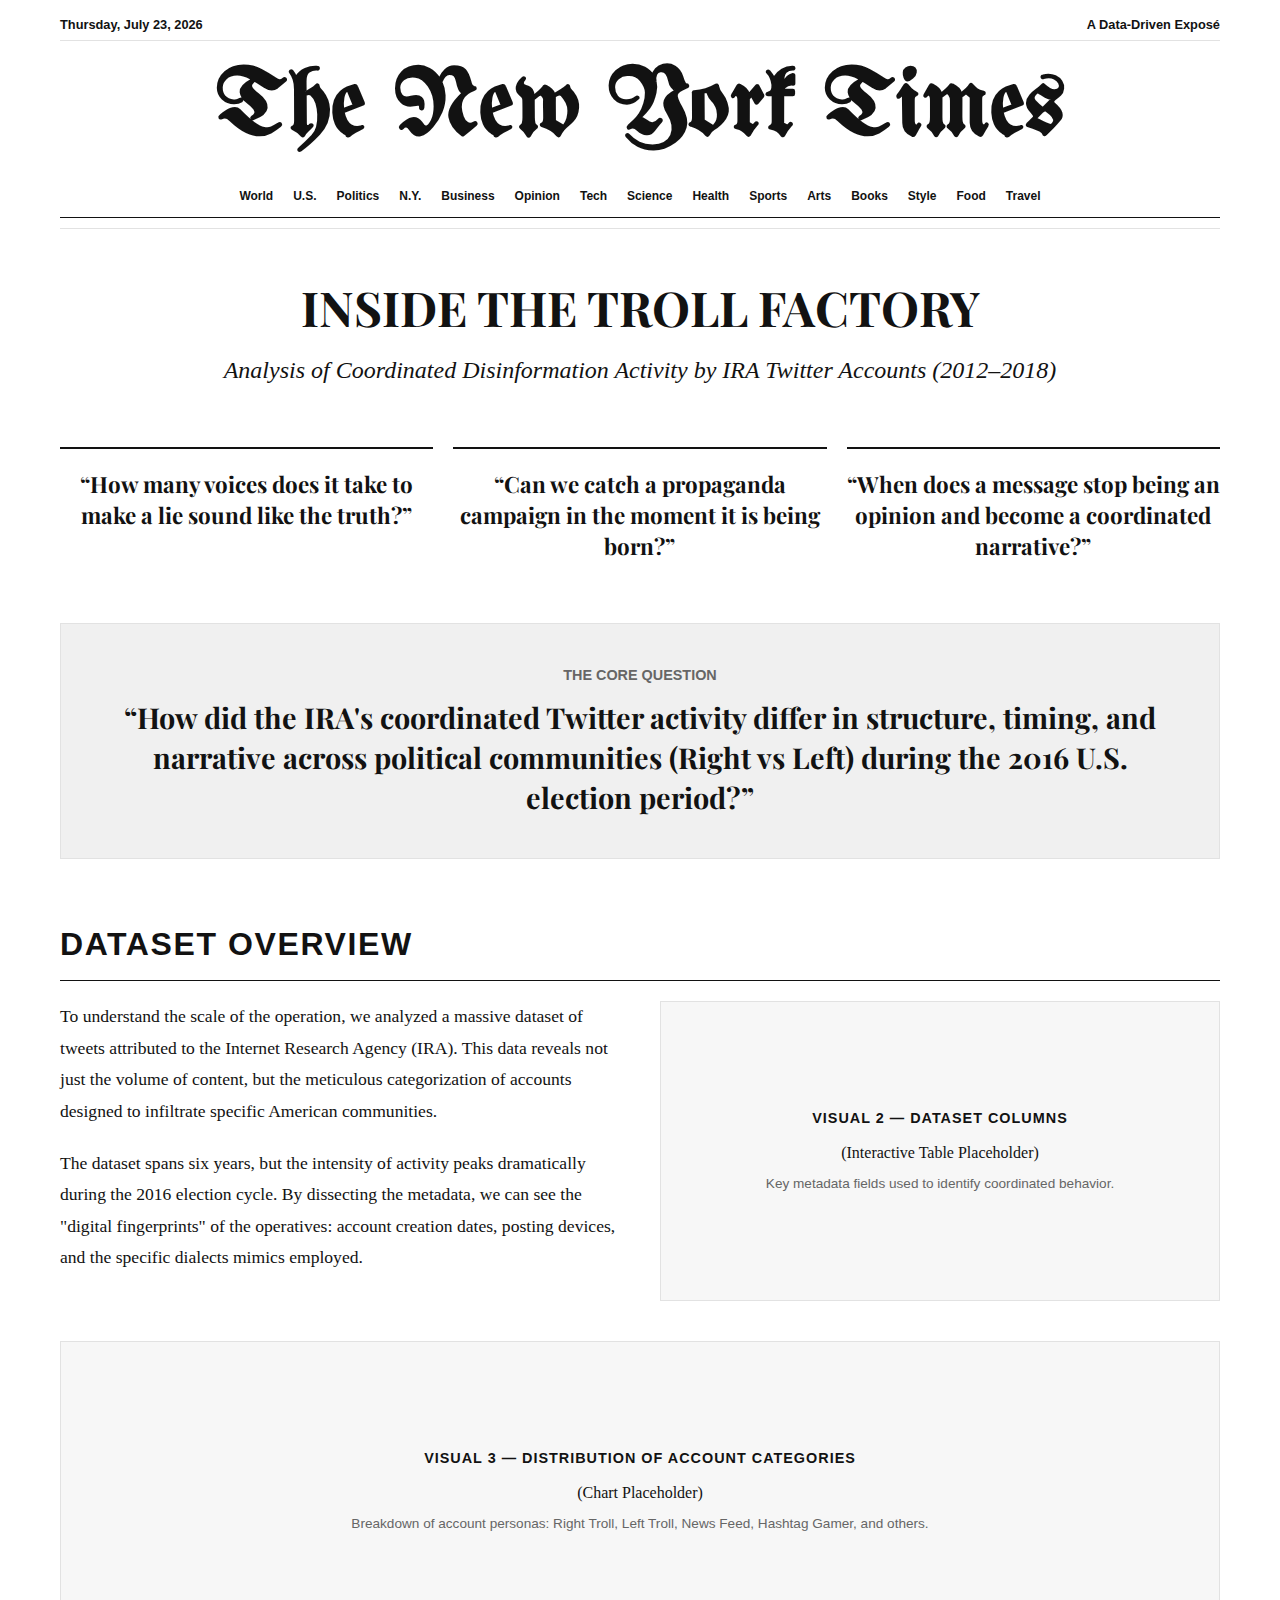
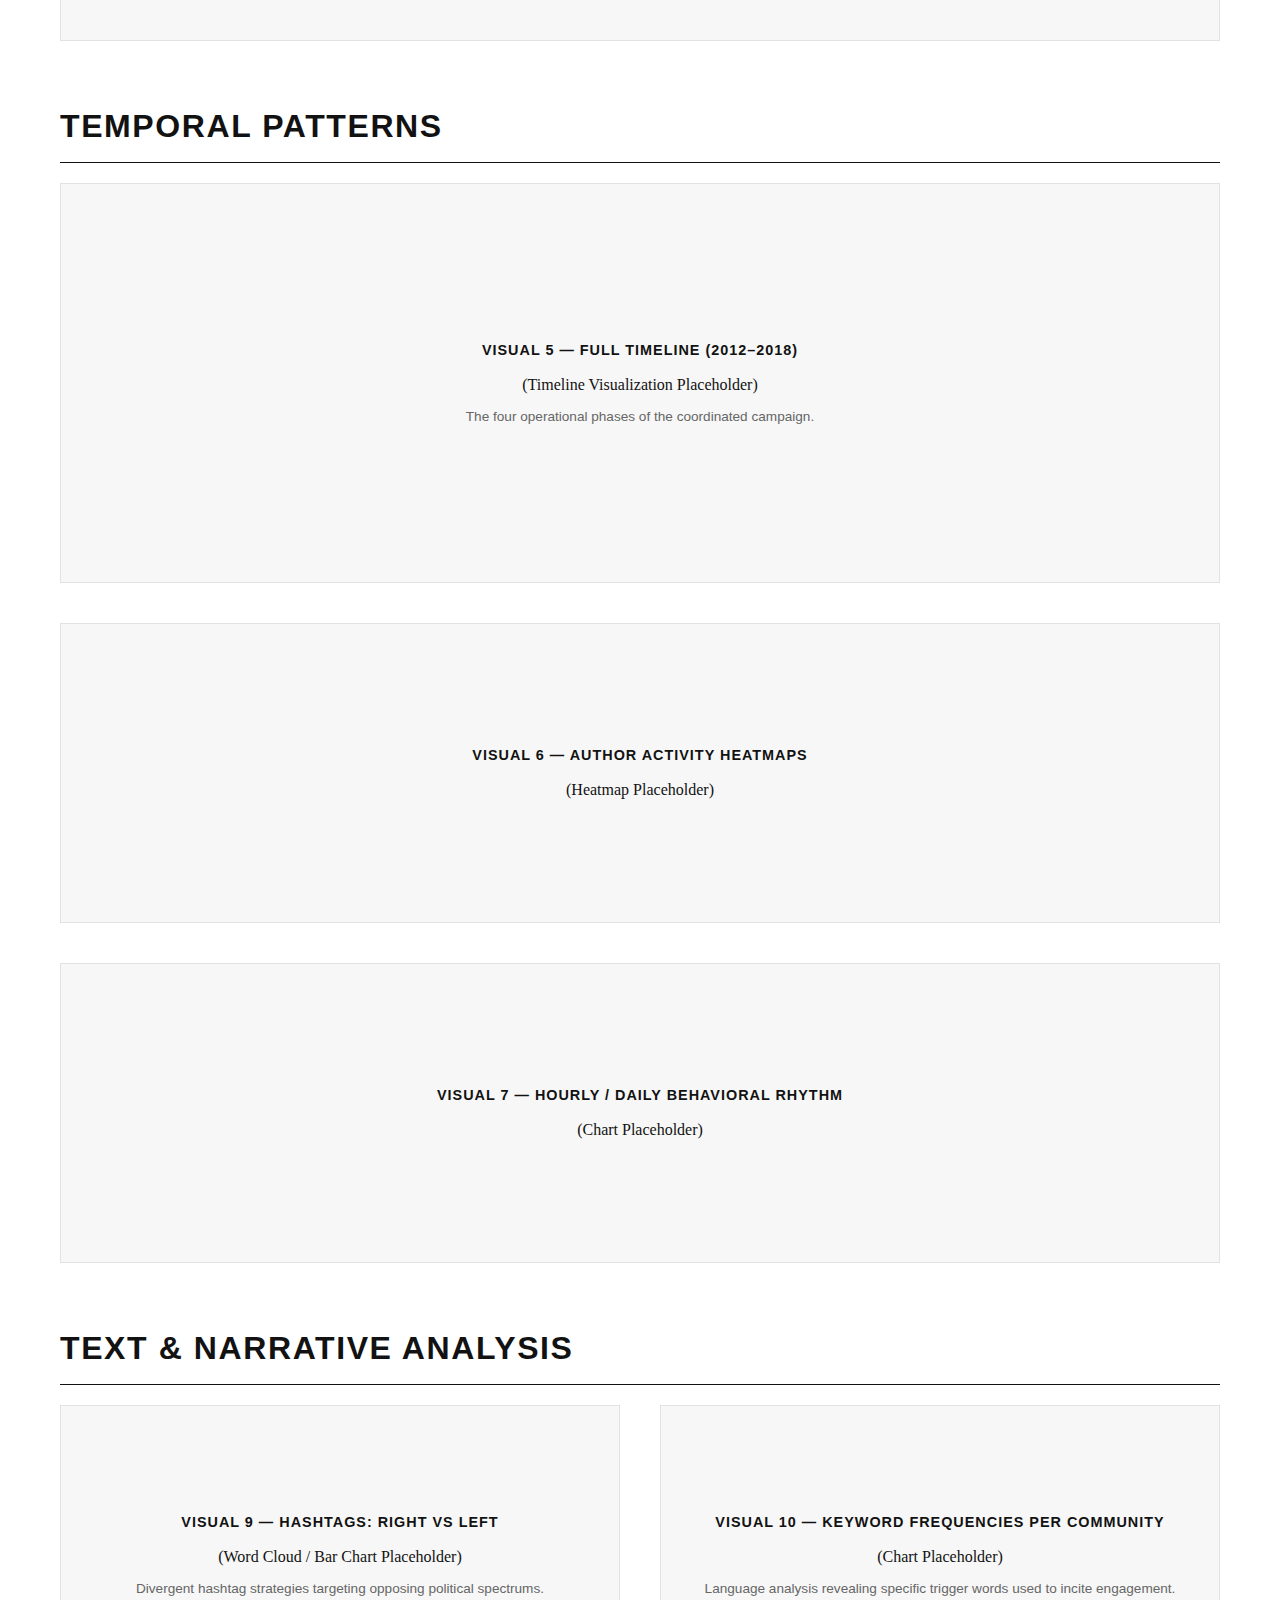
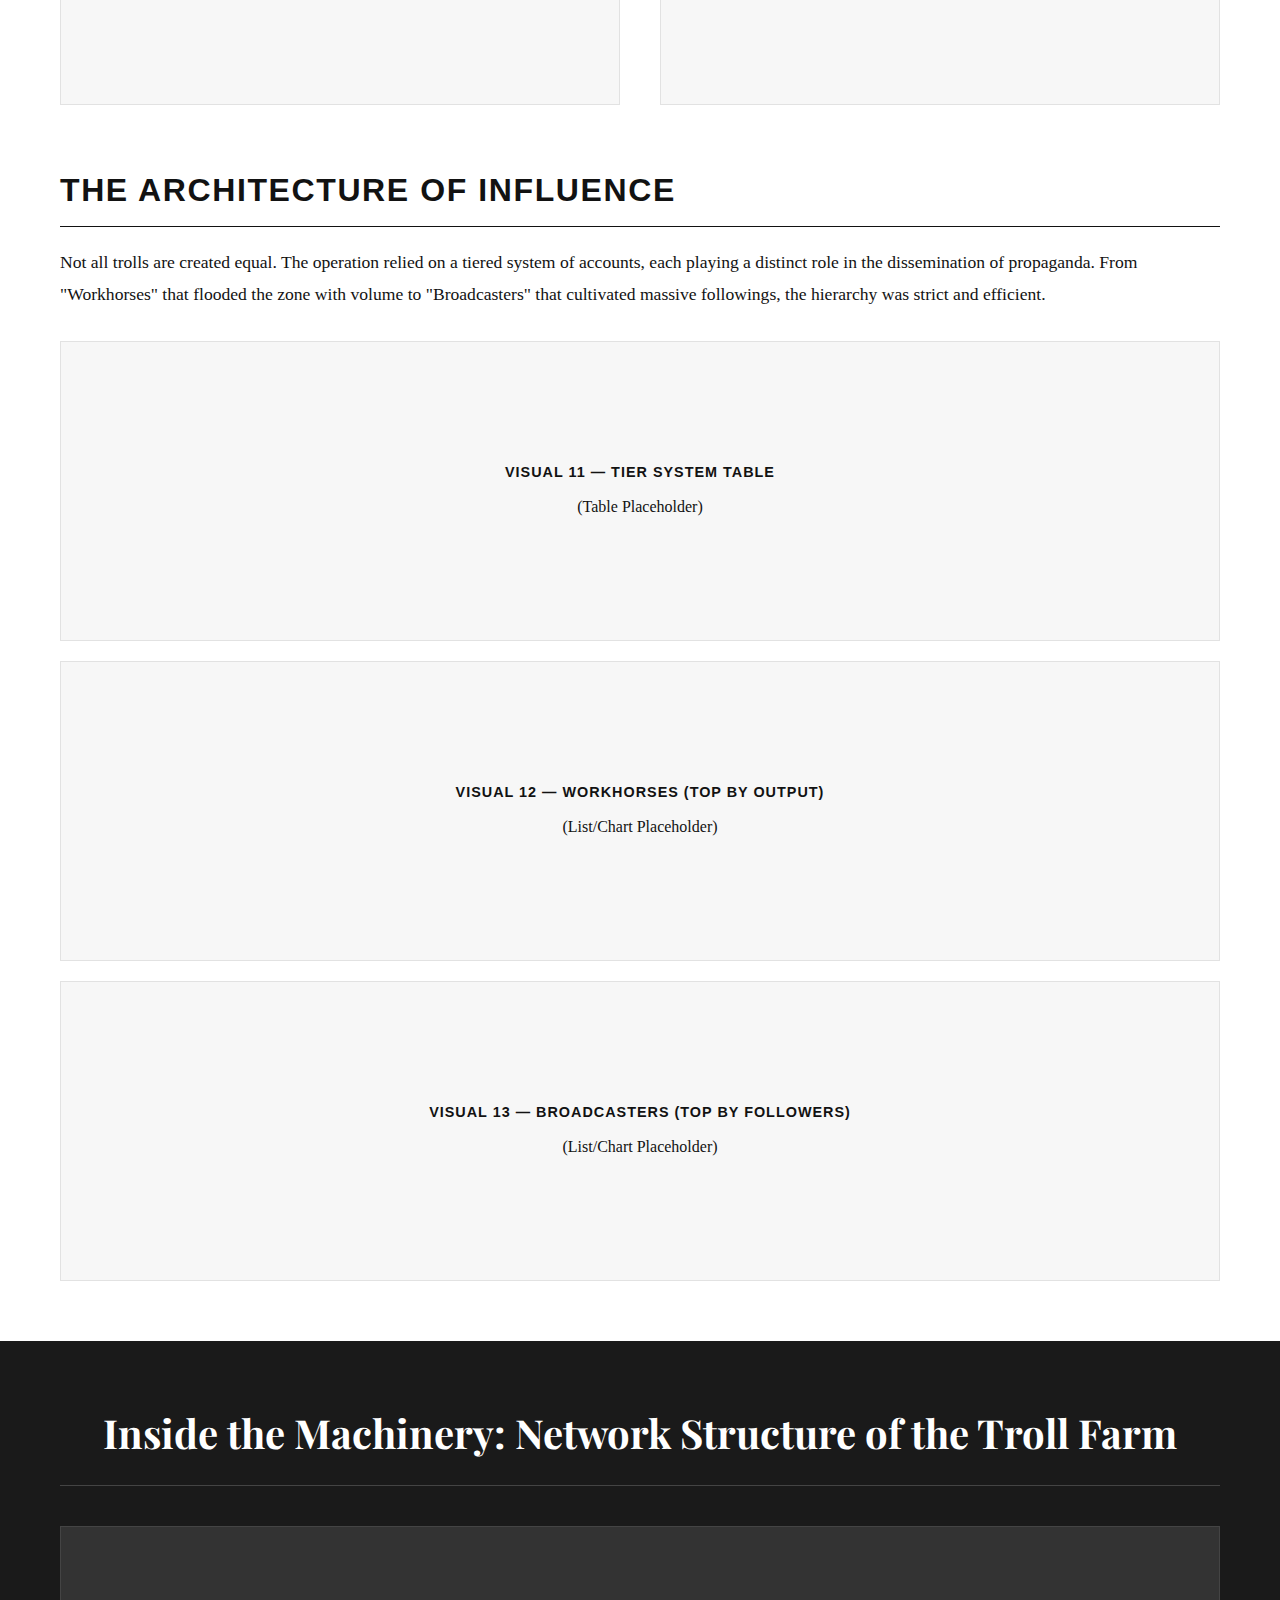
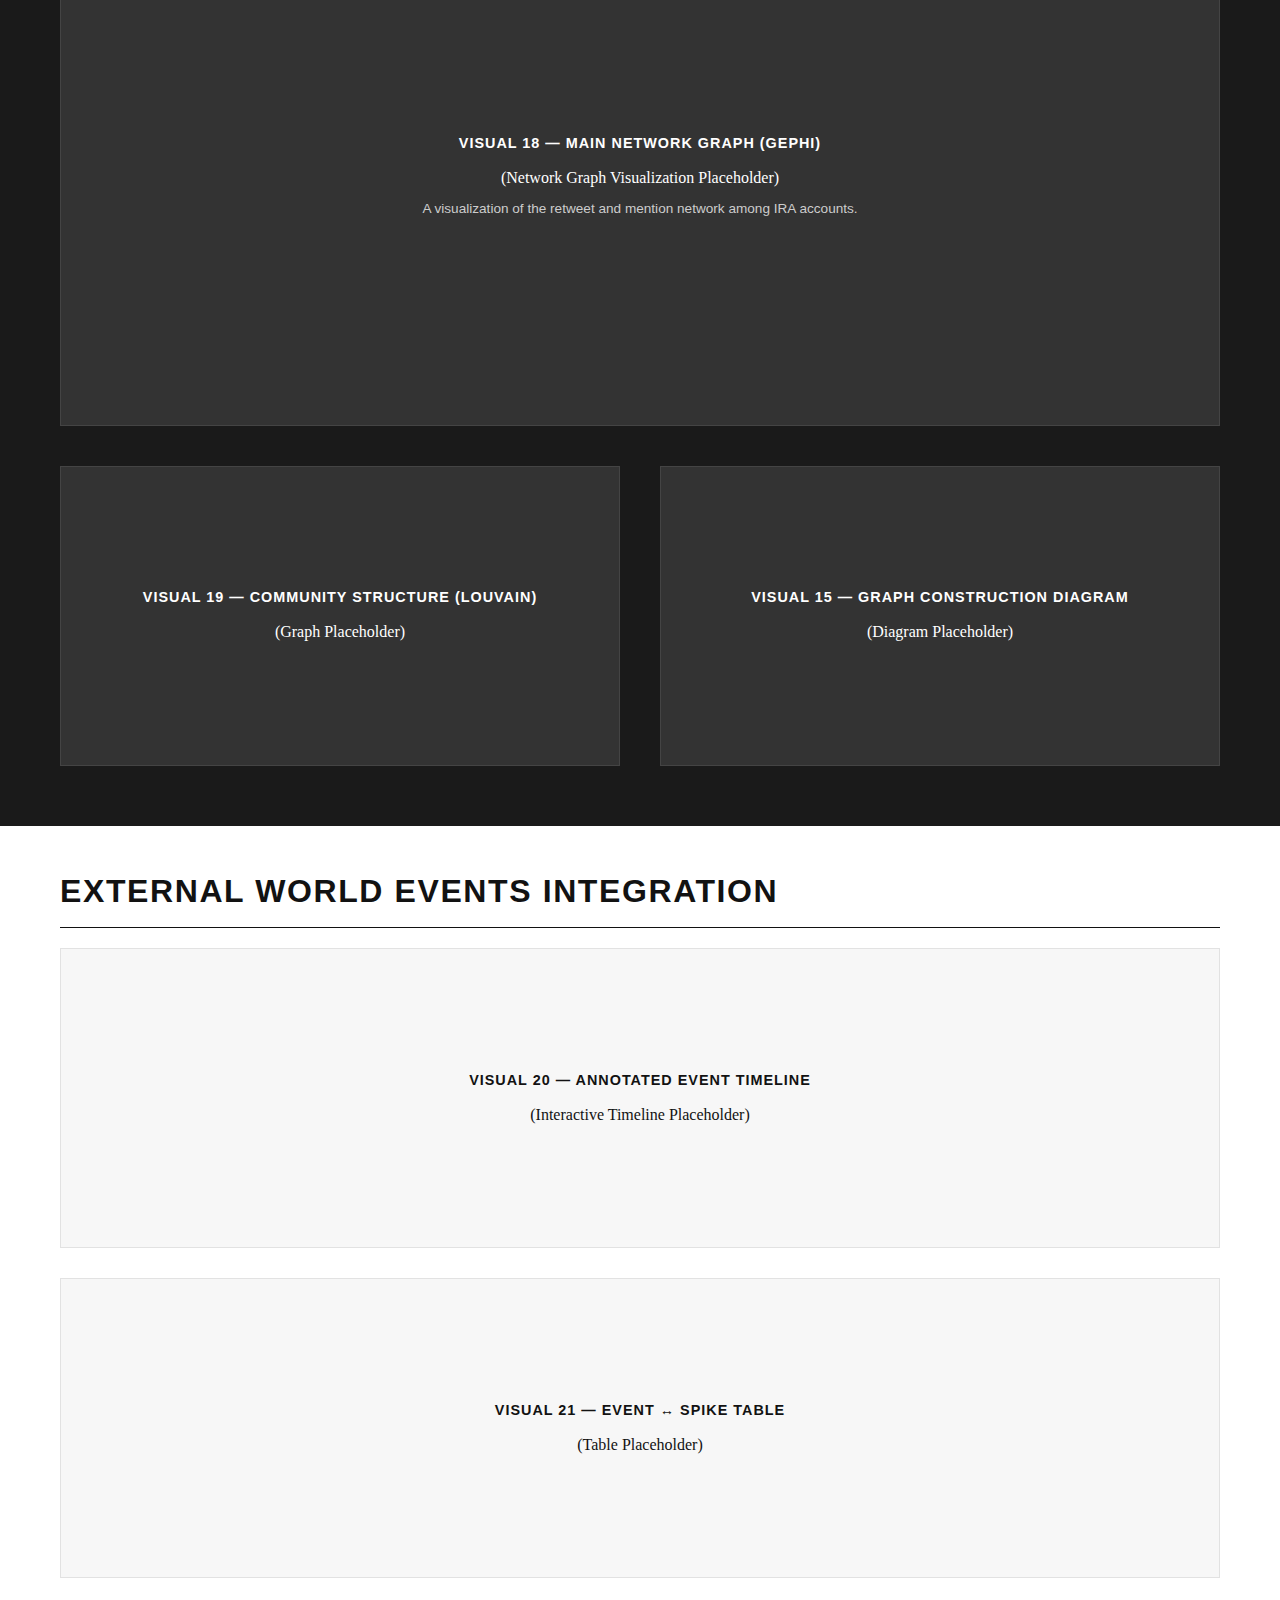
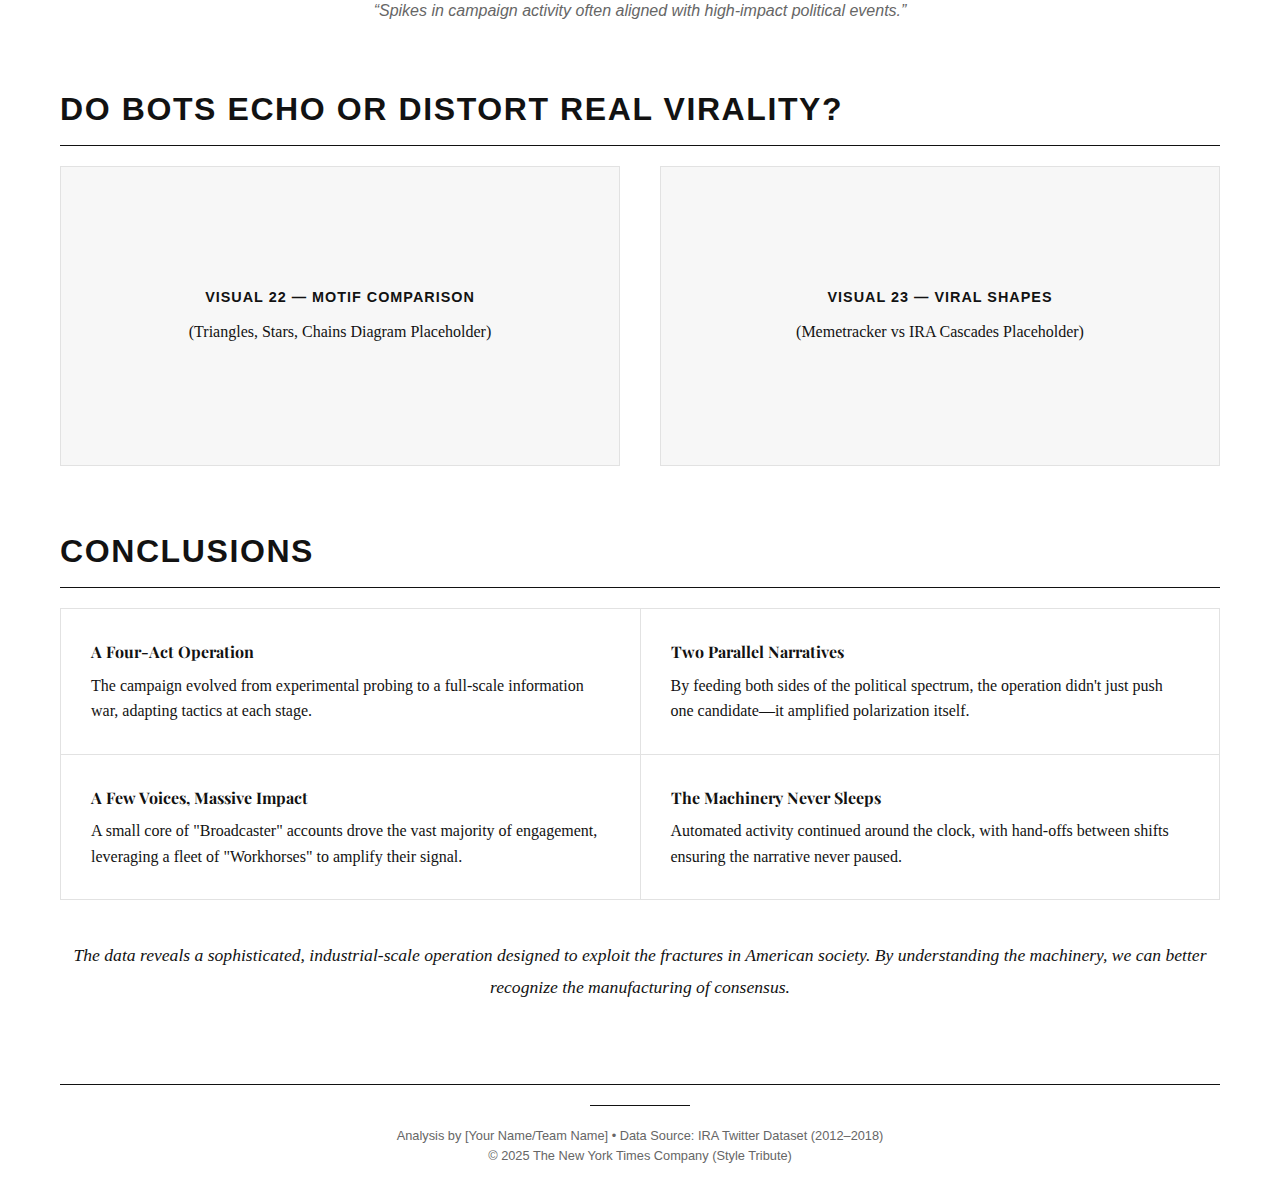
<file: original.html>
<!DOCTYPE html>
<html lang="en">
<head>
    <meta charset="UTF-8">
    <meta name="viewport" content="width=device-width, initial-scale=1.0">
    <title>Inside the Troll Factory: A Data-Driven Exposé</title>
    <link rel="stylesheet" href="styles.css">
    <!-- Google Fonts -->
    <link rel="preconnect" href="https://fonts.googleapis.com">
    <link rel="preconnect" href="https://fonts.gstatic.com" crossorigin>
    <link href="https://fonts.googleapis.com/css2?family=Libre+Baskerville:ital,wght@0,400;0,700;1,400&family=Playfair+Display:wght@400;700;900&family=UnifrakturMaguntia&family=Franklin+Gothic+Medium&display=swap" rel="stylesheet">
</head>
<body>

    <div class="container">
        <!-- HEADER SECTION -->
        <header>
            <div class="header-top">
                <div id="current-date">Thursday, December 4, 2025</div>
                <div>A Data-Driven Exposé</div>
            </div>
            <h1 class="masthead">The New York Times</h1>
            <nav class="nav-menu">
                <span>World</span>
                <span>U.S.</span>
                <span>Politics</span>
                <span>N.Y.</span>
                <span>Business</span>
                <span>Opinion</span>
                <span>Tech</span>
                <span>Science</span>
                <span>Health</span>
                <span>Sports</span>
                <span>Arts</span>
                <span>Books</span>
                <span>Style</span>
                <span>Food</span>
                <span>Travel</span>
            </nav>
        </header>

        <!-- TITLE SECTION -->
        <section style="text-align: center; margin-bottom: 60px;">
            <h2 style="font-size: 3rem; margin-bottom: 10px;">INSIDE THE TROLL FACTORY</h2>
            <p class="sub-headline">Analysis of Coordinated Disinformation Activity by IRA Twitter Accounts (2012–2018)</p>
        </section>

        <!-- SECTION 1: Opening Questions -->
        <section id="section-1" style="margin-bottom: 60px;">
            <div class="grid-3">
                <div class="question-card">
                    <p class="question-text">“How many voices does it take to make a lie sound like the truth?”</p>
                </div>
                <div class="question-card">
                    <p class="question-text">“Can we catch a propaganda campaign in the moment it is being born?”</p>
                </div>
                <div class="question-card">
                    <p class="question-text">“When does a message stop being an opinion and become a coordinated narrative?”</p>
                </div>
            </div>
            <div class="main-question-box">
                <h3 style="font-family: var(--font-sans); text-transform: uppercase; font-size: 0.9rem; color: var(--nyt-dark-gray); margin-bottom: 10px;">The Core Question</h3>
                <p class="question-text" style="font-size: 1.8rem;">“How did the IRA's coordinated Twitter activity differ in structure, timing, and narrative across political communities (Right vs Left) during the 2016 U.S. election period?”</p>
            </div>
        </section>

        <!-- SECTION 2: Dataset Overview -->
        <section id="section-2" style="margin-bottom: 60px;">
            <h3 class="section-title">Dataset Overview</h3>
            <div class="grid-2">
                <div class="editorial-text">
                    <p>To understand the scale of the operation, we analyzed a massive dataset of tweets attributed to the Internet Research Agency (IRA). This data reveals not just the volume of content, but the meticulous categorization of accounts designed to infiltrate specific American communities.</p>
                    <p>The dataset spans six years, but the intensity of activity peaks dramatically during the 2016 election cycle. By dissecting the metadata, we can see the "digital fingerprints" of the operatives: account creation dates, posting devices, and the specific dialects mimics employed.</p>
                </div>
                <div class="visual-box">
                    <div class="visual-title">Visual 2 — Dataset Columns</div>
                    <p>(Interactive Table Placeholder)</p>
                    <span class="caption">Key metadata fields used to identify coordinated behavior.</span>
                </div>
            </div>
            <div class="visual-box" style="margin-top: 40px;">
                <div class="visual-title">Visual 3 — Distribution of Account Categories</div>
                <p>(Chart Placeholder)</p>
                <span class="caption">Breakdown of account personas: Right Troll, Left Troll, News Feed, Hashtag Gamer, and others.</span>
            </div>
        </section>

        <!-- SECTION 3: Temporal Patterns -->
        <section id="section-3" style="margin-bottom: 60px;">
            <h3 class="section-title">Temporal Patterns</h3>
            <div class="visual-box" style="margin-bottom: 40px; height: 400px;">
                <div class="visual-title">Visual 5 — Full Timeline (2012–2018)</div>
                <p>(Timeline Visualization Placeholder)</p>
                <span class="caption">The four operational phases of the coordinated campaign.</span>
            </div>
            <div class="visual-box" style="margin-bottom: 40px;">
                <div class="visual-title">Visual 6 — Author Activity Heatmaps</div>
                <p>(Heatmap Placeholder)</p>
            </div>
            <div class="visual-box">
                <div class="visual-title">Visual 7 — Hourly / Daily Behavioral Rhythm</div>
                <p>(Chart Placeholder)</p>
            </div>
        </section>

        <!-- SECTION 4: Text & Narrative Analysis -->
        <section id="section-4" style="margin-bottom: 60px;">
            <h3 class="section-title">Text & Narrative Analysis</h3>
            <div class="grid-2">
                <div class="visual-box">
                    <div class="visual-title">Visual 9 — Hashtags: Right vs Left</div>
                    <p>(Word Cloud / Bar Chart Placeholder)</p>
                    <span class="caption">Divergent hashtag strategies targeting opposing political spectrums.</span>
                </div>
                <div class="visual-box">
                    <div class="visual-title">Visual 10 — Keyword Frequencies per Community</div>
                    <p>(Chart Placeholder)</p>
                    <span class="caption">Language analysis revealing specific trigger words used to incite engagement.</span>
                </div>
            </div>
        </section>

        <!-- SECTION 5: Actors & Influence Network -->
        <section id="section-5" style="margin-bottom: 60px;">
            <h3 class="section-title">The Architecture of Influence</h3>
            <div class="editorial-text" style="margin-bottom: 30px;">
                <p>Not all trolls are created equal. The operation relied on a tiered system of accounts, each playing a distinct role in the dissemination of propaganda. From "Workhorses" that flooded the zone with volume to "Broadcasters" that cultivated massive followings, the hierarchy was strict and efficient.</p>
            </div>
            <div class="visual-box" style="margin-bottom: 20px;">
                <div class="visual-title">Visual 11 — Tier System Table</div>
                <p>(Table Placeholder)</p>
            </div>
            <div class="visual-box" style="margin-bottom: 20px;">
                <div class="visual-title">Visual 12 — Workhorses (Top by Output)</div>
                <p>(List/Chart Placeholder)</p>
            </div>
            <div class="visual-box">
                <div class="visual-title">Visual 13 — Broadcasters (Top by Followers)</div>
                <p>(List/Chart Placeholder)</p>
            </div>
        </section>
    </div> <!-- End Container for White Background Sections -->

    <!-- SECTION 6: Network Analysis (Full Width Dark) -->
    <section id="section-6" class="network-hero">
        <div class="container">
            <h2 style="font-size: 2.5rem; margin-bottom: 40px; border-bottom: 1px solid #444; padding-bottom: 20px;">Inside the Machinery: Network Structure of the Troll Farm</h2>
            
            <div class="visual-box" style="height: 500px; margin-bottom: 40px;">
                <div class="visual-title">Visual 18 — Main Network Graph (Gephi)</div>
                <p>(Network Graph Visualization Placeholder)</p>
                <span class="caption" style="color: #ccc;">A visualization of the retweet and mention network among IRA accounts.</span>
            </div>

            <div class="grid-2">
                <div class="visual-box">
                    <div class="visual-title">Visual 19 — Community Structure (Louvain)</div>
                    <p>(Graph Placeholder)</p>
                </div>
                <div class="visual-box">
                    <div class="visual-title">Visual 15 — Graph Construction Diagram</div>
                    <p>(Diagram Placeholder)</p>
                </div>
            </div>
        </div>
    </section>

    <div class="container">
        <!-- SECTION 7: External World Events -->
        <section id="section-7" style="margin-bottom: 60px;">
            <h3 class="section-title">External World Events Integration</h3>
            <div class="visual-box" style="margin-bottom: 30px;">
                <div class="visual-title">Visual 20 — Annotated Event Timeline</div>
                <p>(Interactive Timeline Placeholder)</p>
            </div>
            <div class="visual-box" style="margin-bottom: 20px;">
                <div class="visual-title">Visual 21 — Event ↔ Spike Table</div>
                <p>(Table Placeholder)</p>
            </div>
            <p class="caption" style="text-align: center; font-size: 1rem; font-style: italic;">“Spikes in campaign activity often aligned with high-impact political events.”</p>
        </section>

        <!-- SECTION 8: SNAP Dataset Motifs -->
        <section id="section-8" style="margin-bottom: 60px;">
            <h3 class="section-title">Do Bots Echo or Distort Real Virality?</h3>
            <div class="grid-2">
                <div class="visual-box">
                    <div class="visual-title">Visual 22 — Motif Comparison</div>
                    <p>(Triangles, Stars, Chains Diagram Placeholder)</p>
                </div>
                <div class="visual-box">
                    <div class="visual-title">Visual 23 — Viral Shapes</div>
                    <p>(Memetracker vs IRA Cascades Placeholder)</p>
                </div>
            </div>
        </section>

        <!-- SECTION 9: Closing Summary -->
        <section id="section-9" style="margin-bottom: 80px;">
            <h3 class="section-title">Conclusions</h3>
            <div class="summary-grid">
                <div class="summary-tile">
                    <h4>A Four-Act Operation</h4>
                    <p>The campaign evolved from experimental probing to a full-scale information war, adapting tactics at each stage.</p>
                </div>
                <div class="summary-tile">
                    <h4>Two Parallel Narratives</h4>
                    <p>By feeding both sides of the political spectrum, the operation didn't just push one candidate—it amplified polarization itself.</p>
                </div>
                <div class="summary-tile">
                    <h4>A Few Voices, Massive Impact</h4>
                    <p>A small core of "Broadcaster" accounts drove the vast majority of engagement, leveraging a fleet of "Workhorses" to amplify their signal.</p>
                </div>
                <div class="summary-tile">
                    <h4>The Machinery Never Sleeps</h4>
                    <p>Automated activity continued around the clock, with hand-offs between shifts ensuring the narrative never paused.</p>
                </div>
            </div>
            <div class="editorial-text" style="margin-top: 40px; text-align: center; font-style: italic;">
                <p>The data reveals a sophisticated, industrial-scale operation designed to exploit the fractures in American society. By understanding the machinery, we can better recognize the manufacturing of consensus.</p>
            </div>
        </section>

        <!-- FOOTER -->
        <footer>
            <div style="border-top: 1px solid var(--nyt-black); width: 100px; margin: 0 auto 20px auto;"></div>
            <p>Analysis by [Your Name/Team Name] • Data Source: IRA Twitter Dataset (2012–2018)</p>
            <p>&copy; 2025 The New York Times Company (Style Tribute)</p>
        </footer>
    </div>

    <script src="script.js"></script>
</body>
</html>
</file>
<file: styles.css>
/* NYT Style Variables */
:root {
    --nyt-black: #121212;
    --nyt-gray: #e2e2e2;
    --nyt-light-gray: #f7f7f7;
    --nyt-dark-gray: #666;
    --nyt-bg: #ffffff;
    --font-serif-head: 'Playfair Display', serif;
    --font-serif-body: 'Georgia', 'Times New Roman', serif;
    --font-sans: 'Arial', sans-serif;
    --font-masthead: 'UnifrakturMaguntia', cursive;
    --spacing-unit: 16px;
}

/* Global Reset */
* {
    box-sizing: border-box;
    margin: 0;
    padding: 0;
}

body {
    background-color: var(--nyt-bg);
    color: var(--nyt-black);
    font-family: var(--font-serif-body);
    line-height: 1.6;
    -webkit-font-smoothing: antialiased;
}

a {
    color: inherit;
    text-decoration: none;
}

/* Typography */
h1,
h2,
h3,
h4,
h5,
h6 {
    font-family: var(--font-serif-head);
    font-weight: 700;
    margin-bottom: 0.5em;
}

.masthead {
    font-family: var(--font-masthead);
    font-size: 4rem;
    /* Fallback */
    font-size: clamp(3rem, 8vw, 6rem);
    text-align: center;
    margin: 20px 0;
    line-height: 1;
}

.sub-headline {
    font-size: 1.5rem;
    line-height: 1.3;
    font-weight: 400;
    font-style: italic;
}

.section-title {
    font-size: 2rem;
    border-bottom: 1px solid var(--nyt-black);
    padding-bottom: 10px;
    margin-bottom: 20px;
    text-transform: uppercase;
    letter-spacing: 0.05em;
    font-family: var(--font-sans);
    font-weight: 700;
}

.caption {
    font-family: var(--font-sans);
    font-size: 0.85rem;
    color: var(--nyt-dark-gray);
    margin-top: 8px;
    display: block;
}

/* Layout Utilities */
.container {
    max-width: 1200px;
    margin: 0 auto;
    padding: 0 20px;
}

.grid-3 {
    display: grid;
    grid-template-columns: repeat(auto-fit, minmax(300px, 1fr));
    gap: 20px;
}

.grid-2 {
    display: grid;
    grid-template-columns: 1fr 1fr;
    gap: 40px;
}

@media (max-width: 768px) {

    .grid-2,
    .grid-3 {
        grid-template-columns: 1fr;
    }
}

/* Header */
header {
    padding: 10px 0;
    border-bottom: 1px solid var(--nyt-gray);
    margin-bottom: 40px;
}

.header-top {
    display: flex;
    justify-content: space-between;
    align-items: center;
    font-family: var(--font-sans);
    font-size: 0.8rem;
    font-weight: 700;
    padding: 5px 0;
    border-bottom: 1px solid var(--nyt-gray);
}

.nav-menu {
    display: flex;
    justify-content: center;
    gap: 20px;
    font-family: var(--font-sans);
    font-size: 0.75rem;
    font-weight: 700;
    padding: 10px 0;
    border-bottom: 1px double var(--nyt-black);
    /* Double border for style */
}

/* Visual Placeholders */
.visual-box {
    background-color: var(--nyt-light-gray);
    border: 1px solid var(--nyt-gray);
    padding: 20px;
    min-height: 300px;
    display: flex;
    flex-direction: column;
    justify-content: center;
    align-items: center;
    text-align: center;
    position: relative;
}

.visual-title {
    font-family: var(--font-sans);
    font-weight: 700;
    text-transform: uppercase;
    margin-bottom: 10px;
    font-size: 0.9rem;
    letter-spacing: 1px;
}

/* Section Specifics */
/* Section 1: Opening Questions */
.question-card {
    border-top: 2px solid var(--nyt-black);
    padding: 20px 0;
    text-align: center;
}

.question-text {
    font-family: var(--font-serif-head);
    font-size: 1.4rem;
    font-weight: 700;
    line-height: 1.4;
}

.main-question-box {
    background-color: #f0f0f0;
    padding: 40px;
    margin-top: 40px;
    text-align: center;
    border: 1px solid var(--nyt-gray);
}

/* Section 2: Dataset */
.editorial-text {
    font-size: 1.1rem;
    line-height: 1.8;
}

.editorial-text p {
    margin-bottom: 20px;
}

/* Section 5: Tier System */
.tier-table {
    width: 100%;
    border-collapse: collapse;
    margin-top: 20px;
}

.tier-table th,
.tier-table td {
    border-bottom: 1px solid var(--nyt-gray);
    padding: 10px;
    text-align: left;
    font-family: var(--font-sans);
}

/* Section 6: Network Graph */
.network-hero {
    background-color: #1a1a1a;
    color: #fff;
    padding: 60px 20px;
    text-align: center;
    margin: 40px 0;
}

.network-hero h2 {
    color: #fff;
    border-bottom-color: #444;
}

.network-hero .visual-box {
    background-color: #333;
    border-color: #444;
    color: #fff;
}

/* Section 9: Closing */
.summary-grid {
    display: grid;
    grid-template-columns: repeat(2, 1fr);
    gap: 1px;
    background-color: var(--nyt-gray);
    /* Creates borders */
    border: 1px solid var(--nyt-gray);
}

.summary-tile {
    background-color: #fff;
    padding: 30px;
}

/* Part Divider */
.part-divider {
    background-color: var(--nyt-black);
    color: #fff;
    padding: 40px;
    text-align: center;
    margin: 60px 0;
}

.part-divider h2 {
    font-family: var(--font-sans);
    font-size: 2rem;
    letter-spacing: 2px;
    margin-bottom: 10px;
}

.part-divider p {
    font-family: var(--font-serif-head);
    font-style: italic;
    font-size: 1.2rem;
    color: #ccc;
}

/* Footer */
footer {
    border-top: 1px solid var(--nyt-black);
    /* Thin separator */
    margin-top: 60px;
    padding: 20px 0;
    text-align: center;
    font-family: var(--font-sans);
    font-size: 0.8rem;
    color: var(--nyt-dark-gray);
}
</file>
